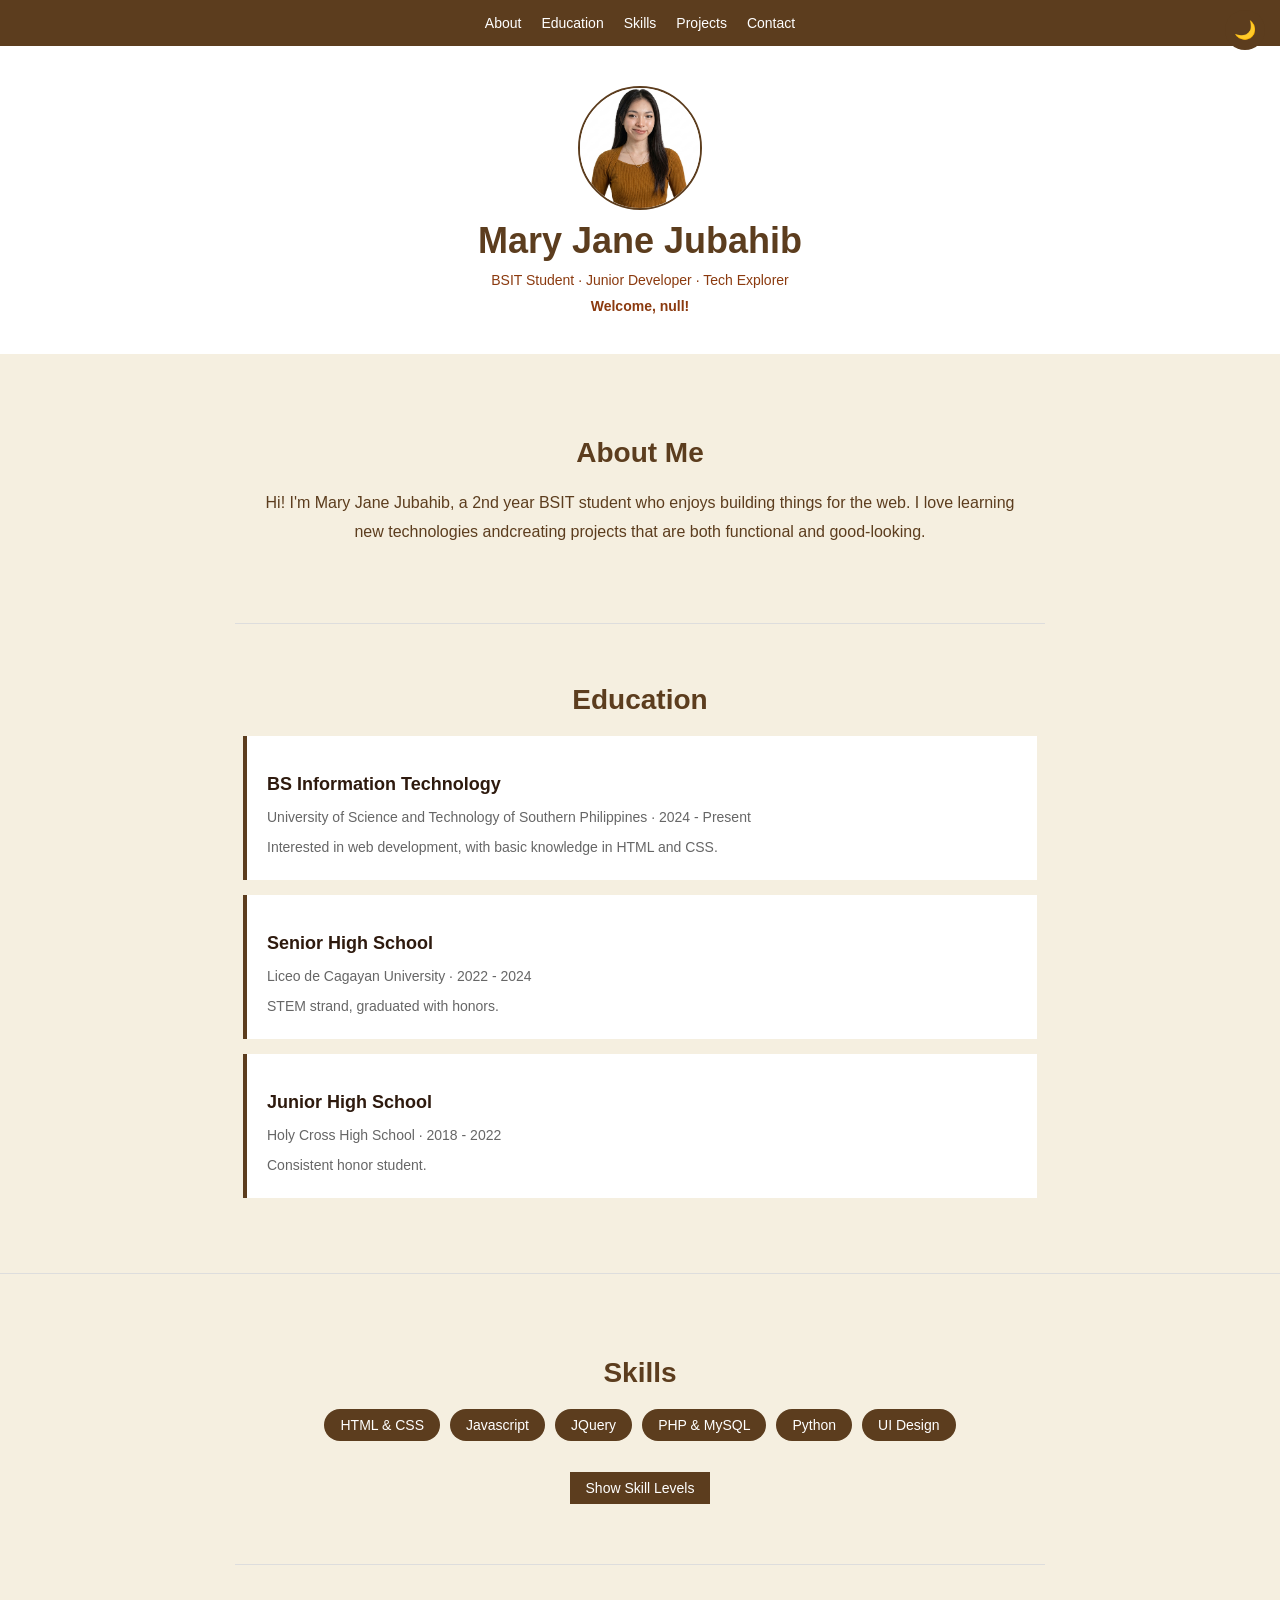
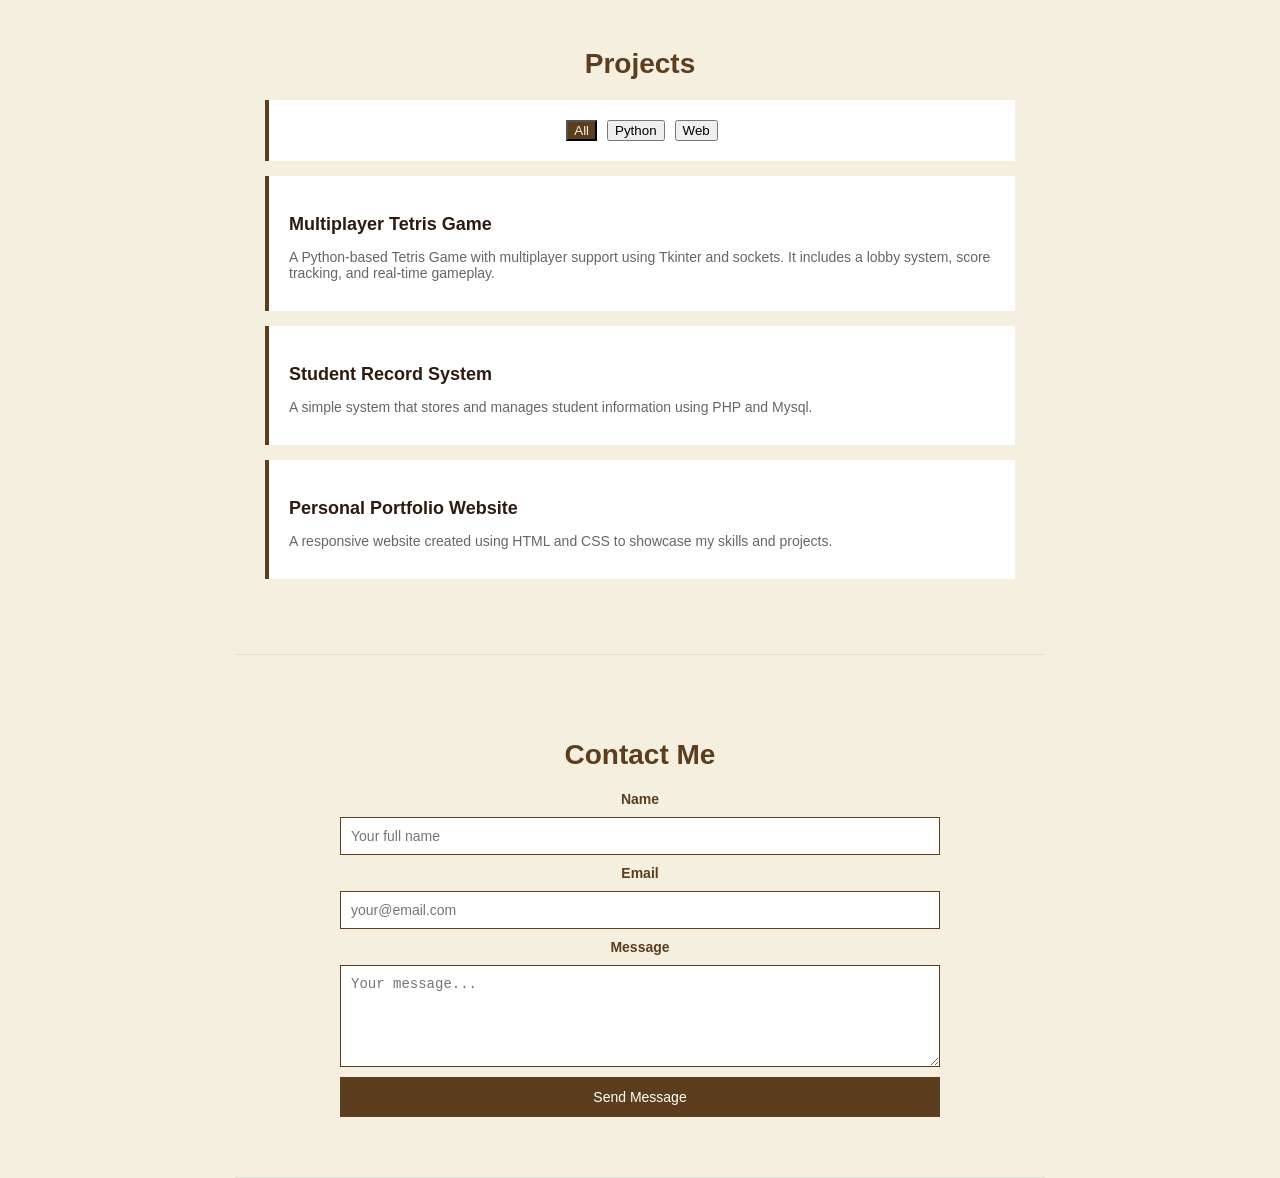
<file: index.html>
<!DOCTYPE html>
<html lang="en">
<head>
    <meta charset="UTF-8">
    <meta name="viewport" content="width=device-width, initial-scale=1.0">
    <title>Mary Jane Jubahib - Web Developer</title>
    <script src="https://code.jquery.com/jquery-3.7.1.min.js"></script>
    <link rel="preconnect" href="https://fonts.googleapis.com"/>
    <link href="https://fonts.googleapis.com/css2?family=Playfair+Display:ital,wght@0,400;0,700;1,400&family=Special+Elite&family=Libre+Baskerville:ital@0;1&display=swap" rel="stylesheet"/>
    <link rel="stylesheet" href="css/styles.css"/>
</head> 
<body>

  <button id="dark-toggle">🌙</button>

  <nav>
    <a href="#about">About</a>
    <a href="#education">Education</a>
    <a href="#skills">Skills</a>
    <a href="#projects">Projects</a>
    <a href="#contact">Contact</a>
  </nav>

  <header id="hero">
    <img src="assets/profile.png" alt="My profile photo" />
      <h1>Mary Jane Jubahib</h1>
      <p>BSIT Student · Junior Developer · Tech Explorer</p>
      <p id="greeting"></p>
  </header>


  <section id="about">
    <h2>About Me</h2>
    <p>Hi! I'm Mary Jane Jubahib, a 2nd year BSIT student who enjoys building things for the web. I love learning new technologies andcreating projects that are both functional and good-looking. </p>  
  </section>

    <section id="education">
        <h2>Education</h2>

    <div>
        <h3>BS Information Technology</h3>
        <p>University of Science and Technology of Southern Philippines · 2024 - Present</p>
        <p>Interested in web development, with basic knowledge in HTML and CSS.</p>
    </div>

    <div>
        <h3>Senior High School</h3>
        <p>Liceo de Cagayan University · 2022 - 2024 </p>
        <p>STEM strand, graduated with honors.</p>
    </div>

    <div>
        <h3>Junior High School</h3>
        <p>Holy Cross High School · 2018 - 2022</p>
        <p>Consistent honor student.</p>
    </div>
    </section>

    <section id="skills">
        <h2>Skills</h2>

        <ul>
            <li>HTML &amp; CSS</li>
            <li>Javascript</li>
            <li>JQuery</li>
            <li>PHP &amp; MySQL</li>
            <li>Python</li>
            <li>UI Design</li>
        </ul>

        <button id="show-bars-btn">Show Skill Levels</button>

    <div id="skill-bars">
      <div class="bar-row">
        <p>HTML &amp; CSS</p>
        <div class="bar-track">
        <div class="bar-fill" data-width="80"></div>
      </div>
      </div>

      <div class="bar-row">
        <p>JavaScript</p>
        <div class="bar-track">
          <div class="bar-fill" data-width="55"></div>
        </div>
      </div>

      <div class="bar-row">
        <p>PHP &amp; MySQL</p>
        <div class="bar-track">
          <div class="bar-fill" data-width="75"></div>
        </div>
      </div>

      <div class="bar-row">
        <p>Python</p>
        <div class="bar-track">
          <div class="bar-fill" data-width="65"></div>
        </div>
      </div>

      <div class="bar-row">
        <p>UI Design</p>
        <div class="bar-track">
          <div class="bar-fill" data-width="70"></div>
        </div>
      </div>      
    </div>
    </section>

    <section id="projects">
        <h2>Projects</h2>

        <div id="filter-btns">
            <button class="filter-btn active" data-filter="all">All</button>
            <button class="filter-btn" data-filter="python">Python</button>
            <button class="filter-btn" data-filter="web">Web</button>
        </div>

        <div data-type="python">
            <h3>Multiplayer Tetris Game</h3>
            <p>A Python-based Tetris Game with multiplayer support using Tkinter and sockets. It includes a lobby system, score tracking, and real-time gameplay.</p>
        </div>

        <div data-type="web">
            <h3>Student Record System</h3>
            <p>A simple system that stores and manages student information using PHP and Mysql.</p>
        </div>

        <div data-type="web">
            <h3>Personal Portfolio Website</h3>
            <p>A responsive website created using HTML and CSS to showcase my skills and projects.</p>
        </div>        
    </section>

    <section id="contact">
        <h2>Contact Me</h2>

        <form id="contact-form">

        <label for="c-name">Name</label>
        <input type="text" id="c-name" placeholder="Your full name" />
        <span id="err-name">Please enter your name.</span>

        <label for="c-email">Email</label>
        <input type="email" id="c-email" placeholder="your@email.com" />
        <span id="err-email">Please enter a valid email.</span>

        <label for="c-message">Message</label>
        <textarea id="c-message" rows="5" placeholder="Your message..."></textarea>
        <span id="err-msg">Please write a message.</span>

        <button type="submit">Send Message</button>
        <p id="form-success">Message sent! I'll be in touch soon.</p>      
      
      </form> 
    </section>



<script src="js/script.js"></script>
</body>
</html>
</file>
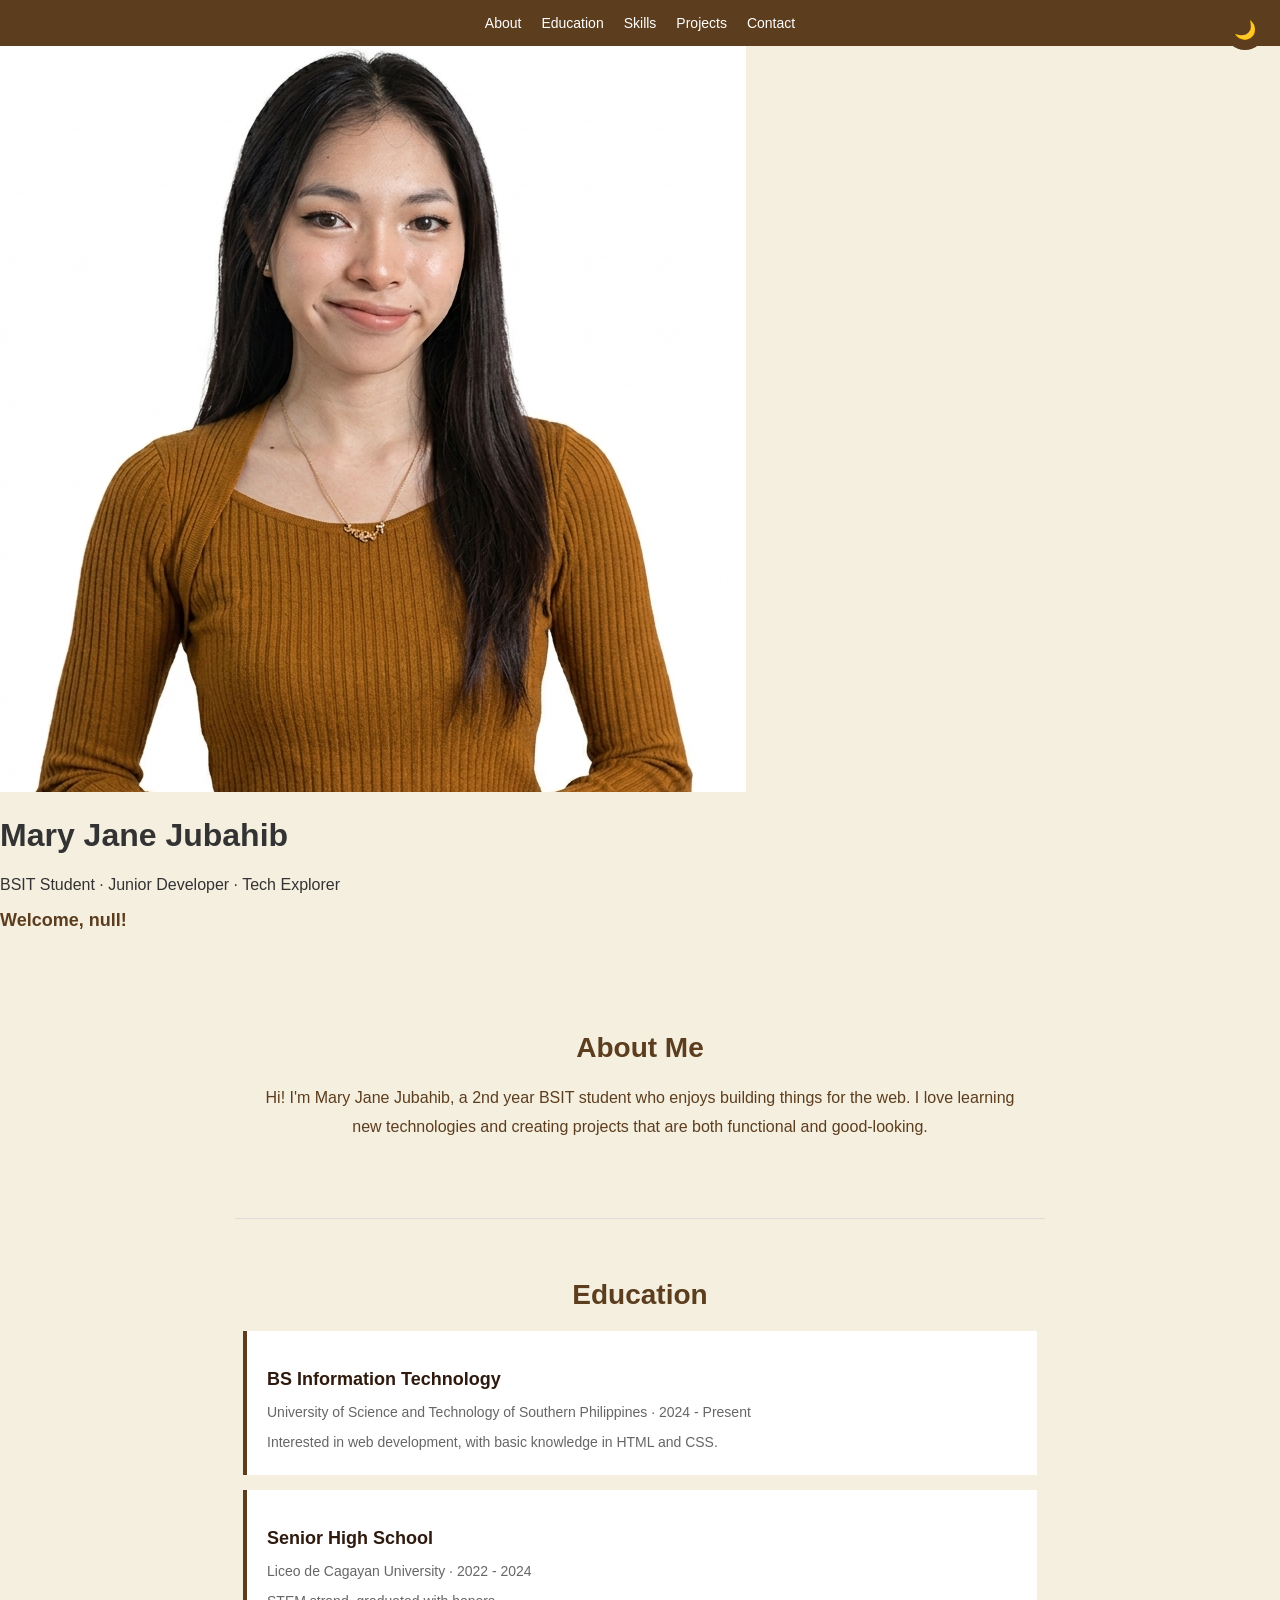
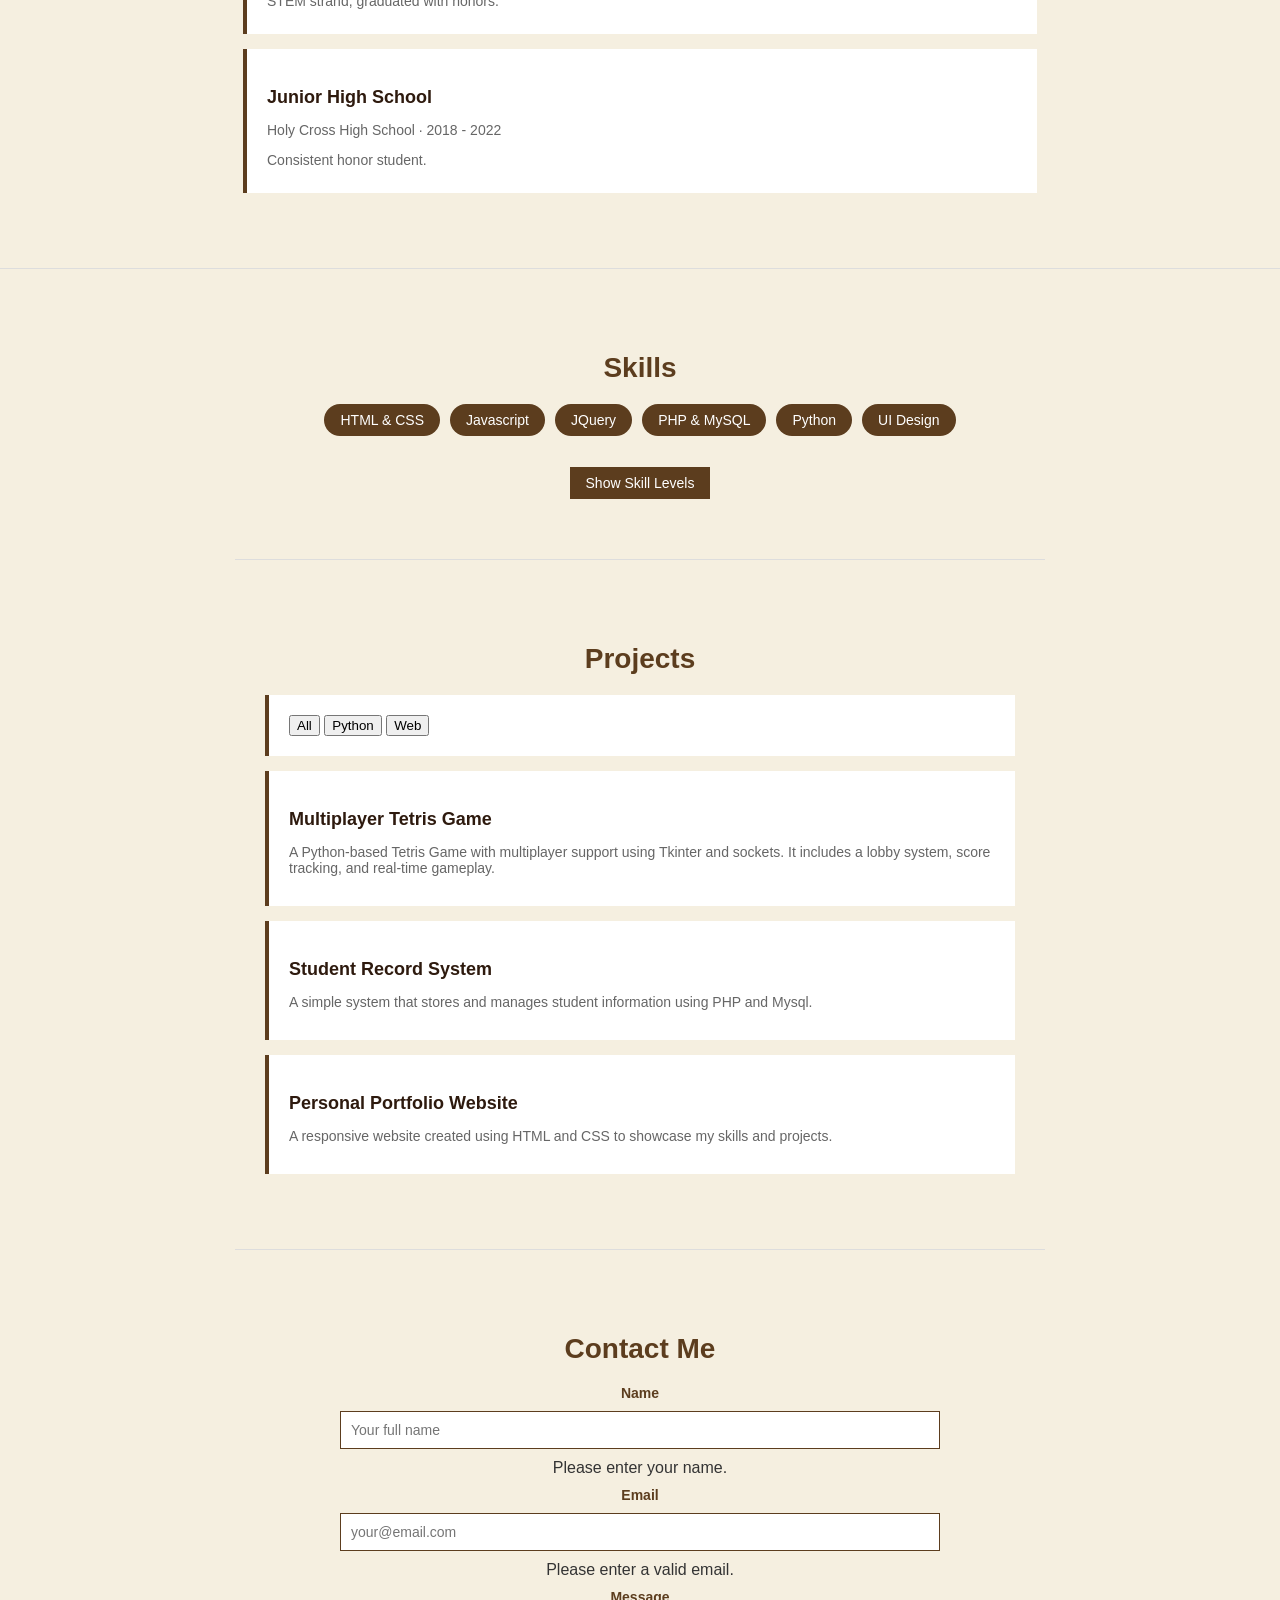
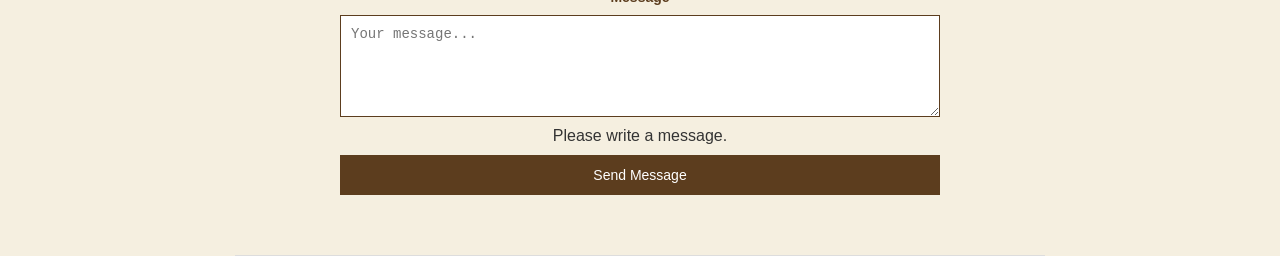
<file: FINALIZED html.html>
<!DOCTYPE html>
<html lang="en">
<head>
    <meta charset="UTF-8">
    <meta name="viewport" content="width=device-width, initial-scale=1.0">
    <title>RESUMÉ</title>
    <script src="https://code.jquery.com/jquery-3.7.1.min.js"></script>
    <link rel="stylesheet" href="css/styles.css"/>
</head> 
<body>

  <button id="dark-toggle">🌙</button>

  <nav>
    <a href="#about">About</a>
    <a href="#education">Education</a>
    <a href="#skills">Skills</a>
    <a href="#projects">Projects</a>
    <a href="#contact">Contact</a>
  </nav>

  <header id="main">
    <img src="assets/profile.png" alt="My profile photo" />
      <h1>Mary Jane Jubahib</h1>
      <p>BSIT Student · Junior Developer · Tech Explorer</p>
      <p id="greeting"></p>
  </header>

  <section id="about">
    <h2>About Me</h2>
    <p>Hi! I'm Mary Jane Jubahib, a 2nd year BSIT student who enjoys building things for the web. I love learning new technologies and creating projects that are both functional and good-looking. </p>  
  </section>

    <section id="education">
        <h2>Education</h2>

    <div>
        <h3>BS Information Technology</h3>
        <p>University of Science and Technology of Southern Philippines · 2024 - Present</p>
        <p>Interested in web development, with basic knowledge in HTML and CSS.</p>
    </div>

    <div>
        <h3>Senior High School</h3>
        <p>Liceo de Cagayan University · 2022 - 2024 </p>
        <p>STEM strand, graduated with honors.</p>
    </div>

    <div>
        <h3>Junior High School</h3>
        <p>Holy Cross High School · 2018 - 2022</p>
        <p>Consistent honor student.</p>
    </div>
    </section>

    <section id="skills">
        <h2>Skills</h2>

        <ul>
            <li>HTML &amp; CSS</li>
            <li>Javascript</li>
            <li>JQuery</li>
            <li>PHP &amp; MySQL</li>
            <li>Python</li>
            <li>UI Design</li>
        </ul>

        <button id="show-bars-btn">Show Skill Levels</button>

    <div id="skill-bars">

      <div class="skill-item">
        <p>HTML &amp; CSS</p>
        <div class="fullbar">
        <div class="fillbar" data-width="70"></div>
      </div>
      </div>

      <div class="skill-item">
        <p>JavaScript</p>
        <div class="fullbar">
          <div class="fillbar" data-width="55"></div>
        </div>
      </div>

      <div class="skill-item">
        <p>PHP &amp; MySQL</p>
        <div class="fullbar">
          <div class="fillbar" data-width="75"></div>
        </div>
      </div>

      <div class="skill-item">
        <p>Python</p>
        <div class="fullbar">
          <div class="fillbar" data-width="65"></div>
        </div>
      </div>

      <div class="skill-item">
        <p>UI Design</p>
        <div class="fullbar">
          <div class="fillbar" data-width="70"></div>
        </div>
      </div>

    </div>
    </section>

    <section id="projects">
        <h2>Projects</h2>

        <div id="filters">
            <button class="btn active" data-filter="all">All</button>
            <button class="btn" data-filter="python">Python</button>
            <button class="btn" data-filter="web">Web</button>
        </div>

        <div data-type="python">
            <h3>Multiplayer Tetris Game</h3>
            <p>A Python-based Tetris Game with multiplayer support using Tkinter and sockets. It includes a lobby system, score tracking, and real-time gameplay.</p>
        </div>

        <div data-type="web">
            <h3>Student Record System</h3>
            <p>A simple system that stores and manages student information using PHP and Mysql.</p>
        </div>

        <div data-type="web">
            <h3>Personal Portfolio Website</h3>
            <p>A responsive website created using HTML and CSS to showcase my skills and projects.</p>
        </div>        
    </section>

    <section id="contact">
        <h2>Contact Me</h2>

        <form id="contact-form">

        <label for="contact_name">Name</label>
        <input type="text" id="contact_name" placeholder="Your full name" />
        <span id="error_name">Please enter your name.</span>

        <label for="contact_email">Email</label>
        <input type="email" id="contact_email" placeholder="your@email.com" />
        <span id="error_email">Please enter a valid email.</span>

        <label for="contact_message">Message</label>
        <textarea id="contact_message" rows="5" placeholder="Your message..."></textarea>
        <span id="error_message">Please write a message.</span>

        <button type="submit">Send Message</button>
        <p id="form-success">Message sent! I'll be in touch soon.</p>      
      
      </form> 
    </section>



<script src="js/script.js"></script>
</body>
</html>
</file>
<file: css/styles.css>
body {
    font-family: Arial, sans-serif;
    margin: 0;
    padding: 0;
    background-color: #f5efe0;
    color: #333333;
}

nav {
  background-color: #5c3d1e;
  padding: 15px 30px;
  display: flex;
  gap: 20px;
  align-items: center;
  justify-content: center;
  text-align: center;
}

nav a {
  color: #ffffff;
  text-decoration: none;
  font-size: 14px;
}

nav a:hover {
  color: #c49a2e;
}

#hero {
  display: flex;
  flex-direction: column;
  align-items: center;
  justify-content: center;
  text-align: center;
  gap: 10px;
  padding: 40px 30px;
  background-color: #ffffff;
}

#hero img {
  width: 120px;
  height: 120px;
  border-radius: 50%;
  border: 2px solid #5c3d1e;
}

#hero h1 {
  font-size: 36px;
  margin: 0;
  color: #5c3d1e;
}

#hero p {
  color: #8b3a0f;
  font-size: 14px;
  margin: 0;
}

#greeting {
  font-size: 18px;
  font-weight: bold;
  color: #5c3d1e;
  margin-top: 8px;
}

section {
  padding: 60px 30px;
  border-bottom: 1px solid #dddddd;
}

section h2 {
  font-size: 28px;
  margin-bottom: 20px;
  color: #5c3d1e;
}

#about {
  max-width: 750px;
  margin: 0 auto;
  text-align: center;
}

#about p {
  font-size: 16px;
  line-height: 1.8;
  color: #5c3d1e;
}

#education div {
  background-color: #ffffff;
  padding: 20px;
  border-left: 4px solid #5c3d1e;
  max-width: 750px;
  margin: 0 auto 15px auto;
  text-align: left;
}

#education h3 {
  font-size: 18px;
  margin-bottom: 5px;
  color: #2e1a0e;
}

#education h2 {
  max-width: 750px;
  margin: 0 auto 20px auto;
  text-align: center;
}

#education p {
  font-size: 14px;
  color: #666666;
  margin-bottom: 5px;
}

#skills {
  max-width: 750px;
  margin: 0 auto;
  text-align: center;
}

#skills ul {
  list-style: none;
  padding: 0;
  display: flex;
  flex-wrap: wrap;
  gap: 10px;
  justify-content: center;
}
#skills li {
  background-color: #5c3d1e;
  color: #ffffff;
  padding: 8px 16px;
  border-radius: 20px;
  font-size: 14px;
}

#skills li:hover {
  background-color: #c49a2e;
  color: #2e1a0e;
}

#projects {
  max-width: 750px;
  margin: 0 auto;
  text-align: center;
}

#projects div {
  background-color: #ffffff;
  padding: 20px;
  margin-bottom: 15px;
  border-left: 4px solid #5c3d1e;
  text-align: left;
}

#projects h3 {
  font-size: 18px;
  margin-bottom: 8px;
  color: #2e1a0e;
}

#projects p {
  font-size: 14px;
  color: #666666;
  margin-bottom: 10px;
}

#projects a {
  color: #8b3a0f;
  font-size: 14px;
  text-decoration: none;
  border-bottom: 1px solid #c49a2e;
}

#projects a:hover {
  color: #5c3d1e;
}

#contact {
  max-width: 750px;
  margin: 0 auto;
  text-align: center;
}

.form-group button {
  width: 100%;
  box-sizing: border-box;
}

#contact-form {
  display: flex;
  flex-direction: column;
  gap: 10px;
  max-width: 600px;
  margin: 0 auto;
}

#contact-form label {
  font-size: 14px;
  font-weight: bold;
  color: #5c3d1e;
}

#contact-form input,
#contact-form textarea {
  padding: 10px;
  border: 1px solid #5c3d1e;
  background-color: #ffffff;
  font-size: 14px;
  color: #333333;
  outline: none;
}

#contact-form input:focus,
#contact-form textarea:focus {
  border-color: #c49a2e;
}

#contact-form button {
  background-color: #5c3d1e;
  color: #ffffff;
  padding: 12px;
  border: none;
  font-size: 14px;
  cursor: pointer;
}

#contact-form button:hover {
  background-color: #c49a2e;
  color: #2e1a0e;
}

#skill-bars {
  display: none;
  margin-top: 20px;
}

.bar-row {
  margin-bottom: 10px;
}

.bar-row p {
  font-size: 14px;
  color: #5c3d1e;
  margin-bottom: 4px;
}

.bar-track {
  background-color: #dddddd;
  height: 14px;
  width: 100%;
}

.bar-fill {
  height: 100%;
  width: 0%;
  background-color: #5c3d1e;
  transition: width 1s ease;
}

#show-bars-btn {
  margin-top: 15px;
  background-color: #5c3d1e;
  color: #ffffff;
  padding: 8px 16px;
  border: none;
  cursor: pointer;
  font-size: 14px;
}

#show-bars-btn:hover {
  background-color: #c49a2e;
  color: #2e1a0e;
}

#err-name,
#err-email,
#err-msg {
  display: none;
  color: #8b3a0f;
  font-size: 13px;
}

#form-success {
  display: none;
  color: #2e6b2e;
  font-size: 14px;
  margin-top: 10px;
}

#dark-toggle {
  position: fixed;
  top: 10px;
  right: 15px;
  background-color: #5c3d1e;
  color: #ffffff;
  border: none;
  padding: 0;
  cursor: pointer;
  font-size: 18px;
  z-index: 999;
  border-radius: 50%;
  width: 40px;
  height: 40px;
  display: flex;
  align-items: center;
  justify-content: center;
}

body.dark #dark-toggle {
  background-color: transparent;
  border: 1px solid #c49a2e;
}

#filter-btns {
  display: flex;
  justify-content: center;
  gap: 10px;
  margin-bottom: 15px;
}

.filter-btn.active {
  background-color: #5c3d1e;
  color: #f5efe0;
}

.filter-btn:hover {
  background-color: #c49a2e;
  color: #2e1a0e;
  border-color: #c49a2e;
}

body.dark {
  background-color: #1c140c;
  color: #f5efe0;
}

body.dark nav {
  background-color: #0f0a05;
}

body.dark #hero {
  background-color: #2a1e12;
}

body.dark #hero h1 {
  color: #f5efe0;
}

body.dark #hero p {
  color: #c49a2e;
}

body.dark #greeting {
  color: #c49a2e;
}

body.dark section h2 {
  color: #c49a2e;
}

body.dark #about p {
  color: #c49a2e;
}

body.dark #education div,
body.dark #projects div {
  background-color: #2a1e12;
}

body.dark #education h3,
body.dark #projects h3 {
  color: #f5efe0;
}

body.dark #education p,
body.dark #projects p {
  color: #c49a2e;
}

body.dark #projects a {
  color: #c49a2e;
}

body.dark #skills li {
  background-color: #3d2a0f;
  color: #f5efe0;
  border: 1px solid #c49a2e;
}
body.dark #show-bars-btn {
  background-color: #3d2a0f;
  color: #f5efe0;
}

body.dark .bar-track {
  background-color: #3d2a0f;
  border: 1px solid #c49a2e;
}

body.dark .bar-fill {
  background-color: #c49a2e;
}

body.dark .bar-row p {
  color: #f5efe0;
}

body.dark .filter-btn.active {
  background-color: #c49a2e;
  color: #1c140c;
  border-color: #c49a2e;
}

body.dark #contact-form input,
body.dark #contact-form textarea {
  background-color: #2a1e12;
  color: #f5efe0;
}

body.dark #contact-form label {
  color: #c49a2e;
}
</file>
